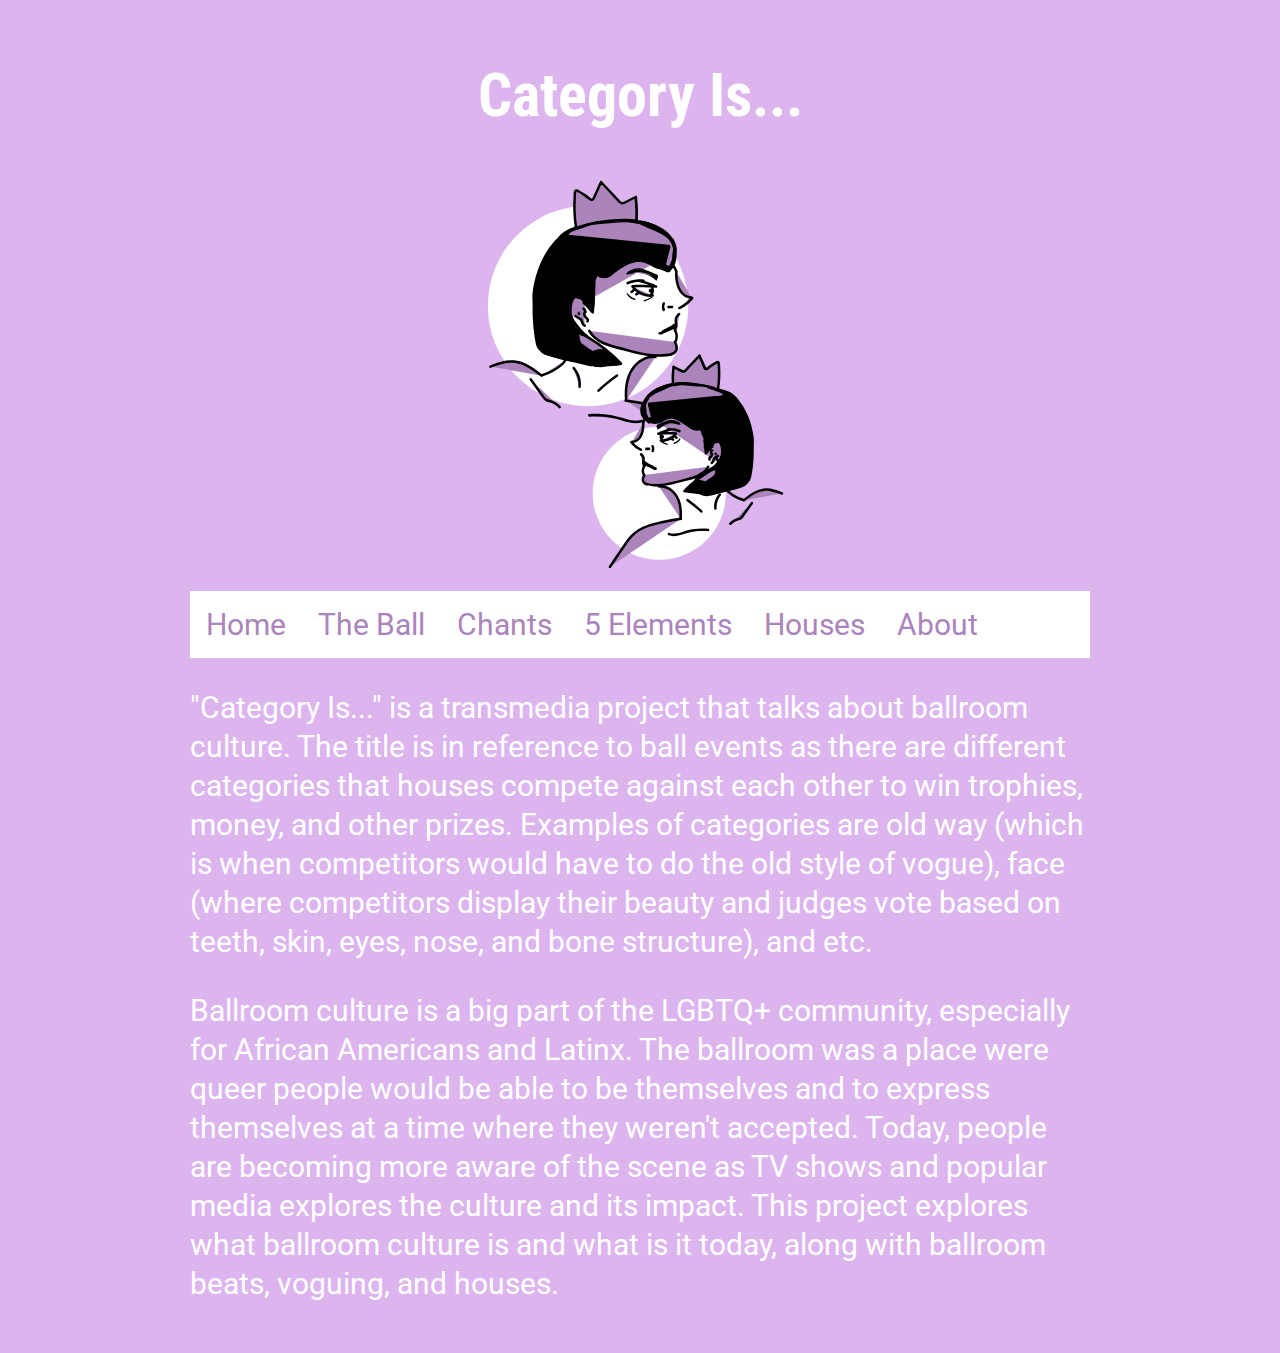
<file: index.html>
<!DOCTYPE html>
<html lang="en">

	<head>
		<meta charset="utf-8" />
		<meta name="viewport" content="width=device-width, initial-scale=1.0" />
		<title>Ballroom Culture</title>
	<link rel="stylesheet" href="stylesheets/styles.css" type="text/css" /> 
	
<link rel="preconnect" href="https://fonts.gstatic.com">
<link href="https://fonts.googleapis.com/css2?family=Roboto+Condensed&display=swap" rel="stylesheet">

<link rel="preconnect" href="https://fonts.gstatic.com">
<link href="https://fonts.googleapis.com/css2?family=Roboto:wght@500&display=swap" rel="stylesheet">

	</head>
	
<!-- yeehaw -->
	<body>
		<h1 class="main-hed">Category Is...</h1>
			<div class="page-content">
			<a> <img class="logo" src="logo.svg"> </a>
		
		<ul>
<li><a href="index.html">Home</a></li>
  <li><a href="doc.html">The Ball</a></li>
  <li><a href="playlist.html">Chants</a></li>
  <li><a href="zine.html">5 Elements</a></li>
      <li><a href="houses.html">Houses</a></li>
  <li><a href="about.html">About</a></li>
</ul>	
	
	<p> "Category Is..." is a transmedia project that talks about ballroom culture. The title is in reference to ball events as there are different categories that houses compete against each other to win trophies, money, and other prizes. Examples of categories are old way (which is when competitors would have to do the old style of vogue), face (where competitors display their beauty and judges vote based on teeth, skin, eyes, nose, and bone structure), and etc.
	</p>
    <p>
    Ballroom culture is a big part of the LGBTQ+ community, especially for African Americans and Latinx. The ballroom was a place were queer people would be able to be themselves and to express themselves at a time where they weren't accepted. Today, people are becoming more aware of the scene as TV shows and popular media explores the culture and its impact. This project explores what ballroom culture is and what is it today, along with ballroom beats, voguing, and houses. 
      </p>

    
    </div>
    
	</body>
	
</html>
</file>
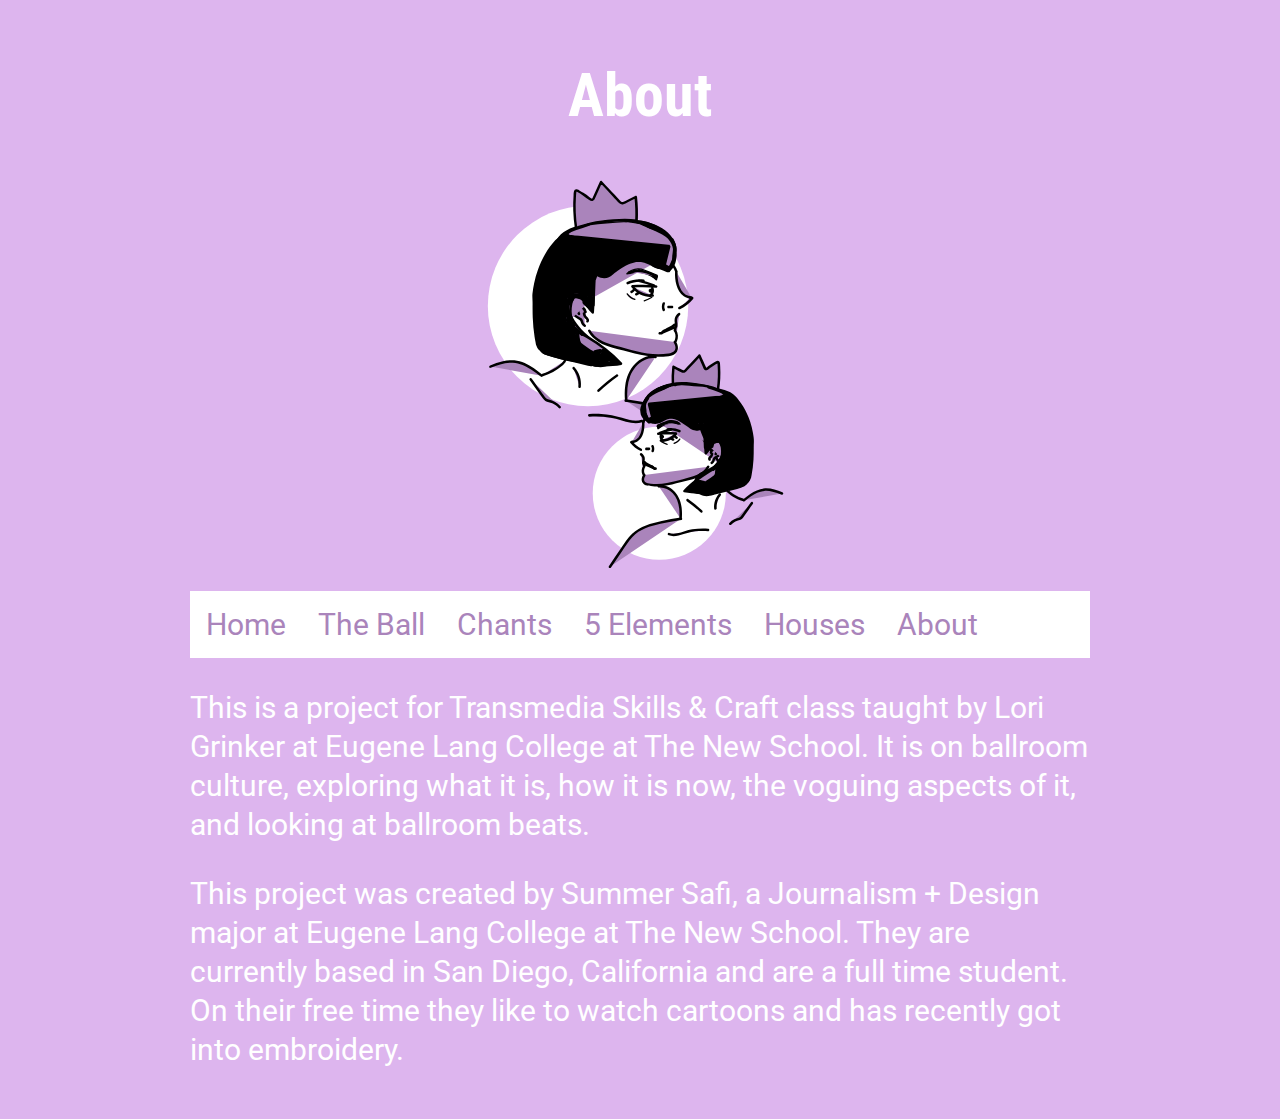
<file: about.html>
<!DOCTYPE html>
<html lang="en">

	<head>
		<meta charset="utf-8" />
		<meta name="viewport" content="width=device-width, initial-scale=1.0" />
		<title>Ballroom Culture</title>
	<link rel="stylesheet" href="stylesheets/styles.css" type="text/css" /> 
	
	<link rel="preconnect" href="https://fonts.gstatic.com">
<link href="https://fonts.googleapis.com/css2?family=Roboto+Condensed&display=swap" rel="stylesheet">

<link rel="preconnect" href="https://fonts.gstatic.com">
<link href="https://fonts.googleapis.com/css2?family=Roboto:wght@500&display=swap" rel="stylesheet">

	</head>
	
<!-- yeehaw -->
	<body>
		<h1 class="main-hed">About</h1>
			<div class="page-content">
						<a> <img class="logo" src="logo.svg"> </a>
		
					
		<ul>
<li><a href="index.html">Home</a></li>
  <li><a href="doc.html">The Ball</a></li>
  <li><a href="playlist.html">Chants</a></li>
  <li><a href="zine.html">5 Elements</a></li>
      <li><a href="houses.html">Houses</a></li>
  <li><a href="about.html">About</a></li>
</ul>	
	
    <p>
   This is a project for Transmedia Skills & Craft class taught by Lori Grinker at Eugene Lang College at The New School. It is on ballroom culture, exploring what it is, how it is now, the voguing aspects of it, and looking at ballroom beats. 
      </p>
      
      <p>
      This project was created by Summer Safi, a Journalism + Design major at Eugene Lang College at The New School. They are currently based in San Diego, California and are a full time student. On their free time they like to watch cartoons and has recently got into embroidery.
</p>
    
    </div>
    
	</body>
	
</html>
</file>
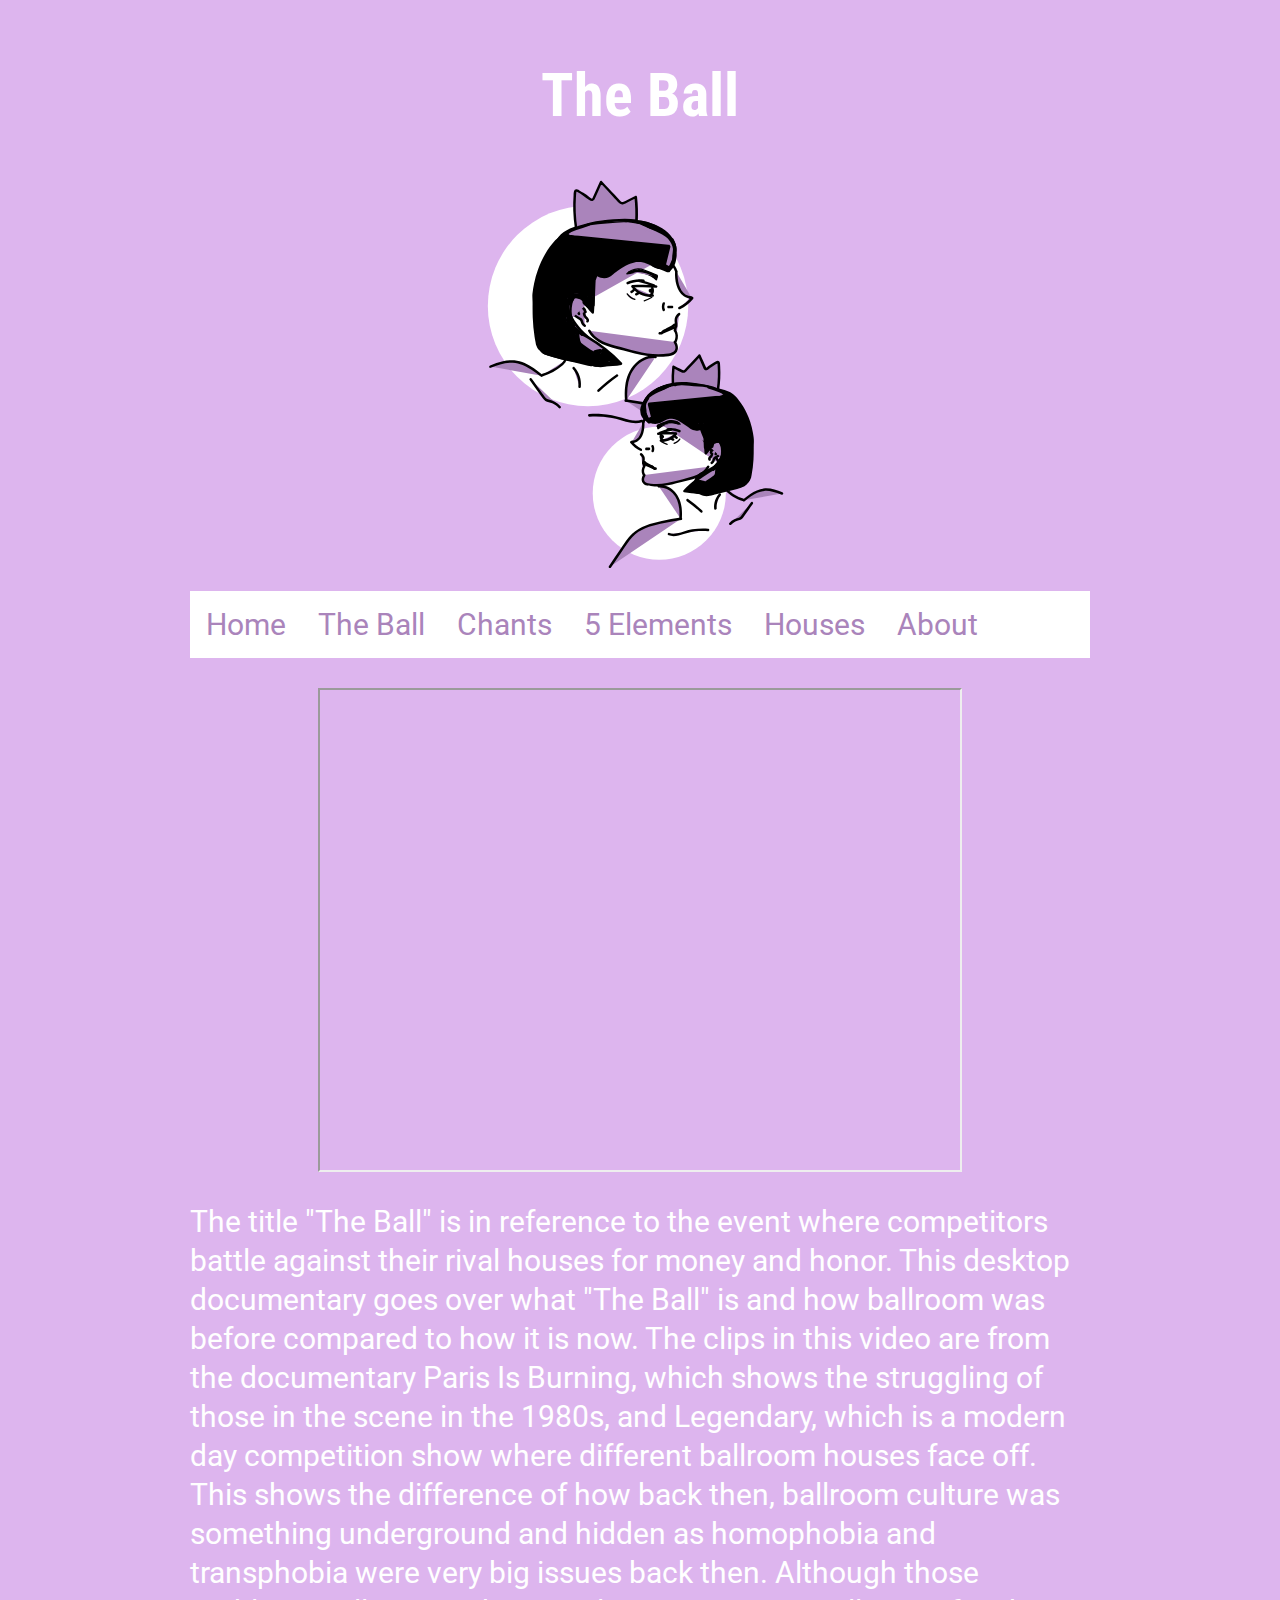
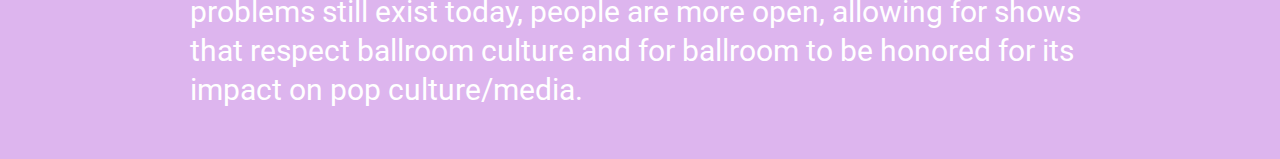
<file: doc.html>
<!DOCTYPE html>
<html lang="en">

	<head>
		<meta charset="utf-8" />
		<meta name="viewport" content="width=device-width, initial-scale=1.0" />
		<title>Ballroom Culture</title>
	<link rel="stylesheet" href="stylesheets/styles.css" type="text/css" /> 
	
	<link rel="preconnect" href="https://fonts.gstatic.com">
<link href="https://fonts.googleapis.com/css2?family=Roboto+Condensed&display=swap" rel="stylesheet">

<link rel="preconnect" href="https://fonts.gstatic.com">
<link href="https://fonts.googleapis.com/css2?family=Roboto:wght@500&display=swap" rel="stylesheet">

	</head>
	
<!-- yeehaw -->
	<body>
		<h1 class="main-hed">The Ball</h1>
			<div class="page-content">
						<a> <img class="logo" src="logo.svg"> </a>
						
		<ul>
<li><a href="index.html">Home</a></li>
  <li><a href="doc.html">The Ball</a></li>
  <li><a href="playlist.html">Chants</a></li>
  <li><a href="zine.html">5 Elements</a></li>
      <li><a href="houses.html">Houses</a></li>
  <li><a href="about.html">About</a></li>
</ul>	
	<p>
<iframe src="https://drive.google.com/file/d/1-aU5onAAxvCXko7xo8UZ5Uez4FEuDPlh/preview" width="640" height="480"></iframe>
</p>

    <p>
 	The title "The Ball" is in reference to the event where competitors battle against their rival houses for money and honor. This desktop documentary goes over what "The Ball" is and how ballroom was before compared to how it is now. The clips in this video are from the documentary Paris Is Burning, which shows the struggling of those in the scene in the 1980s, and Legendary, which is a modern day competition show where different ballroom houses face off. This shows the difference of how back then, ballroom culture was something underground and hidden as homophobia and transphobia were very big issues back then. Although those problems still exist today, people are more open, allowing for shows that respect ballroom culture and for ballroom to be honored for its impact on pop culture/media. 
      </p>

    
    </div>
    
	</body>
	
</html>
</file>
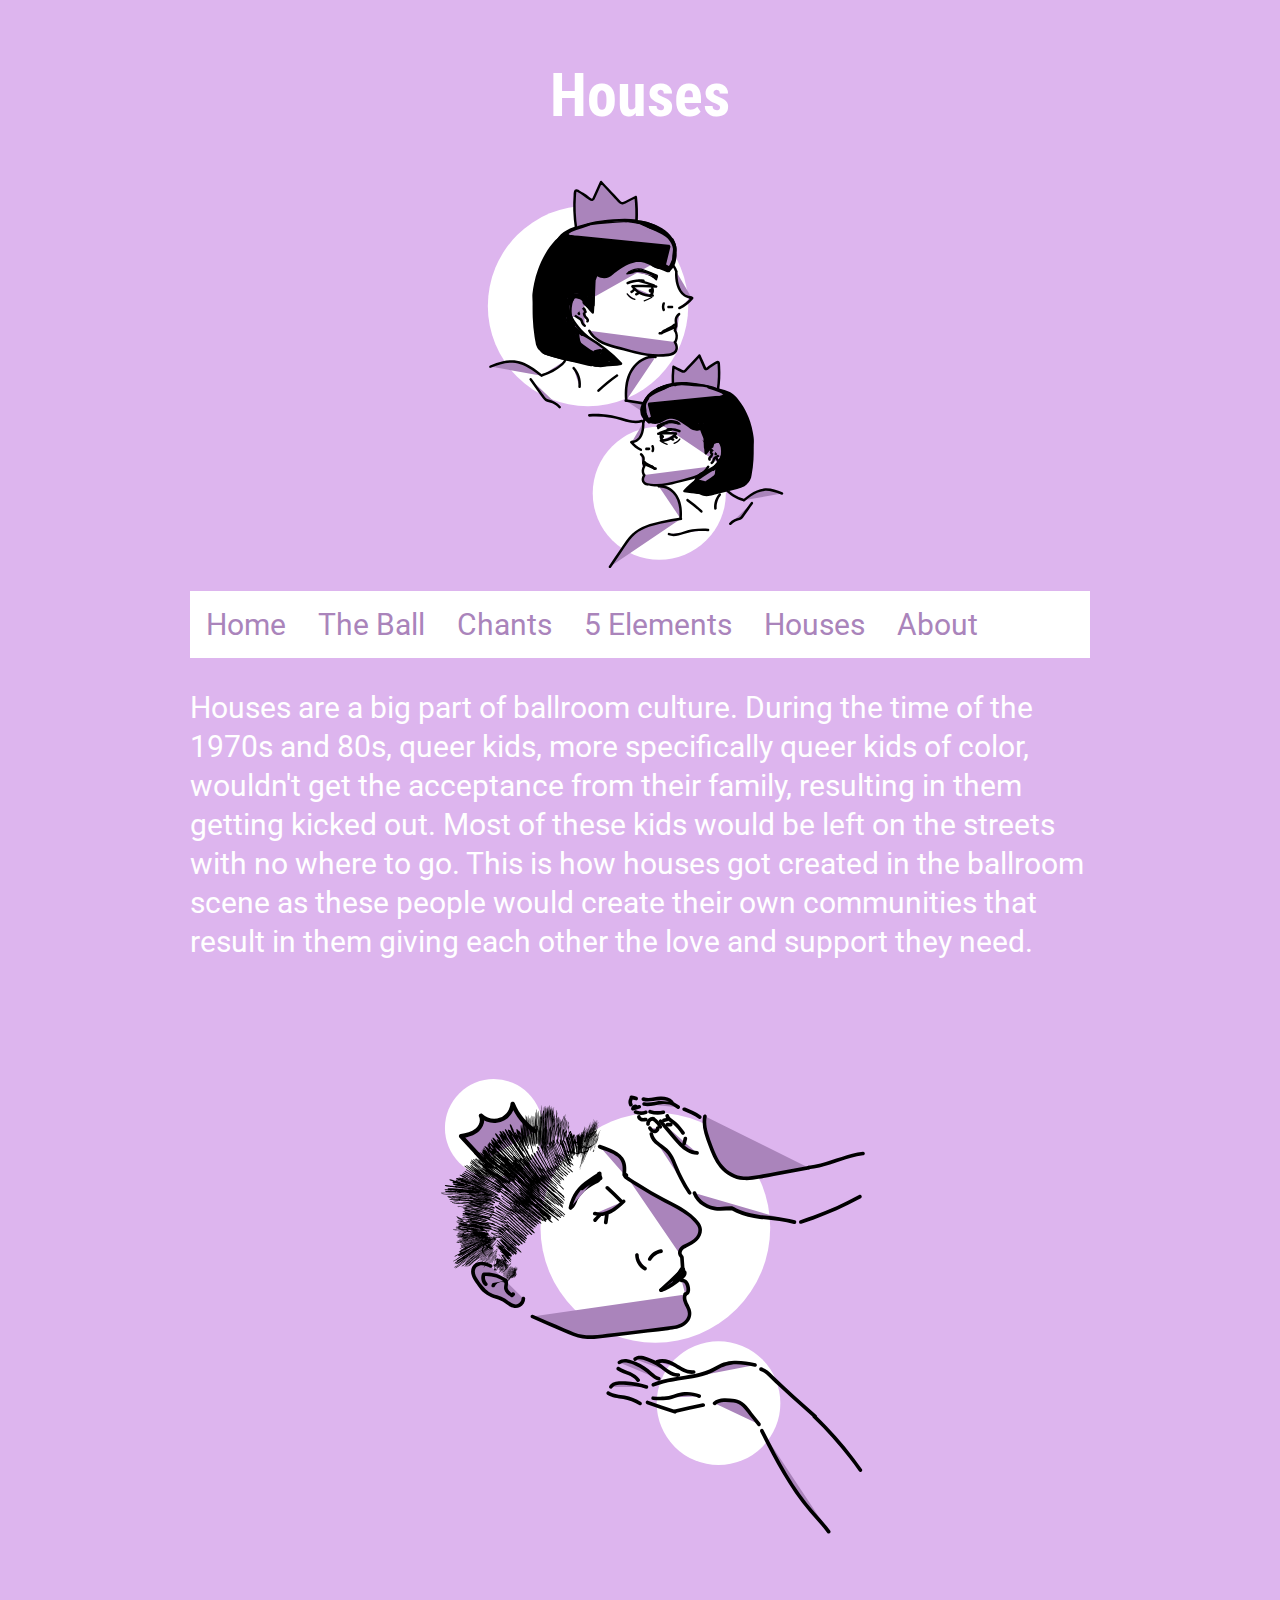
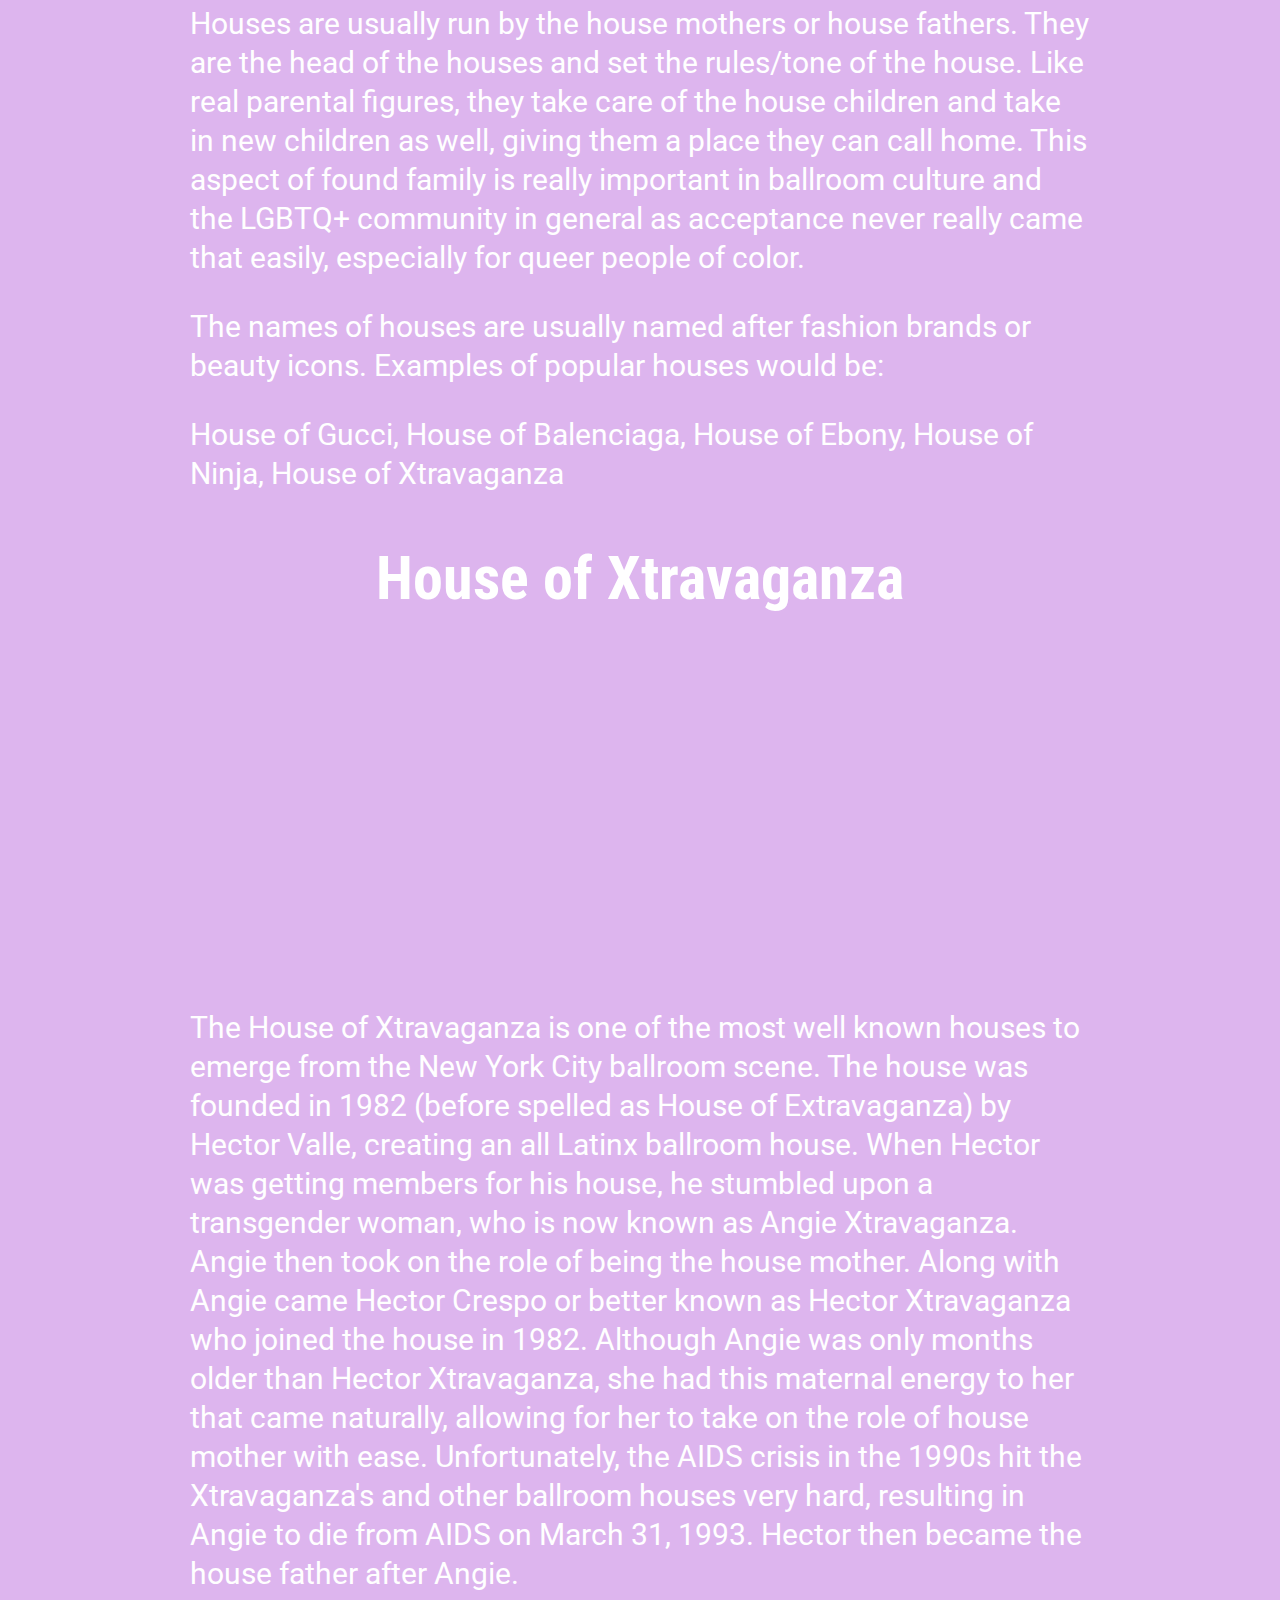
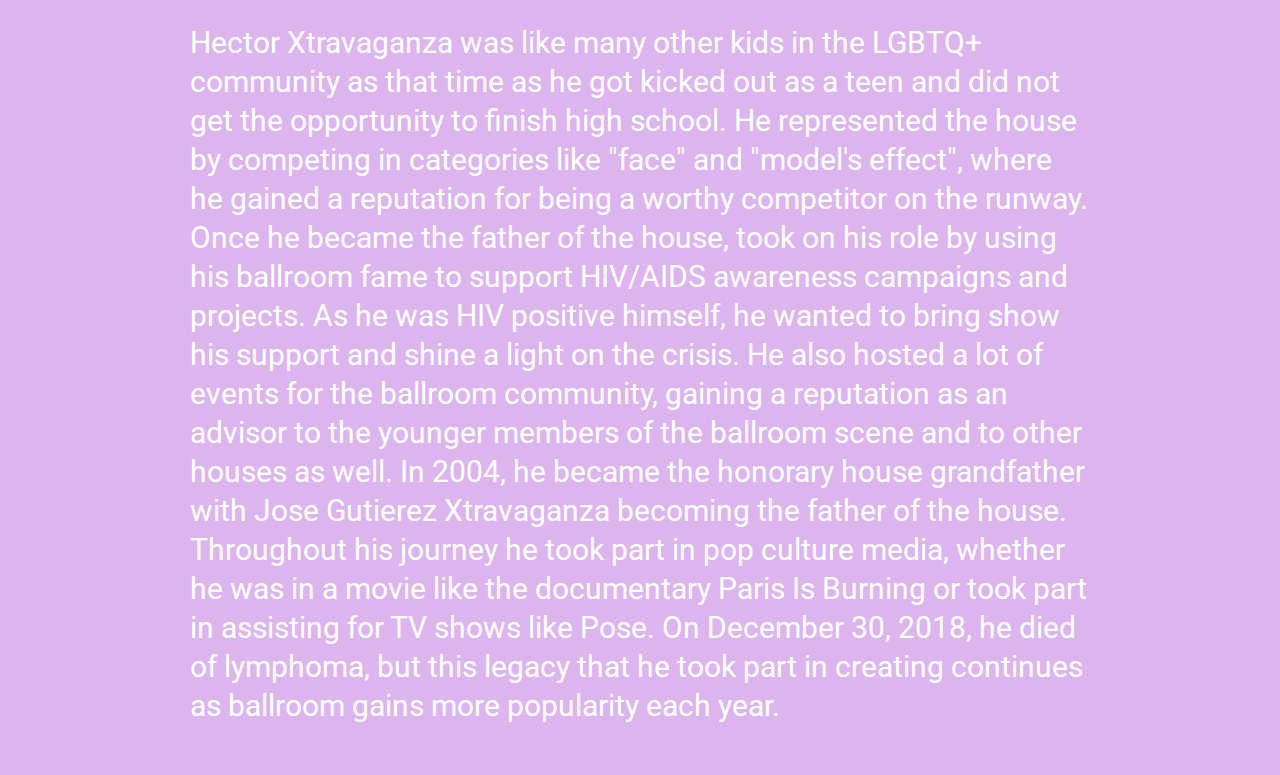
<file: houses.html>
<!DOCTYPE html>
<html lang="en">

	<head>
		<meta charset="utf-8" />
		<meta name="viewport" content="width=device-width, initial-scale=1.0" />
		<title>Ballroom Culture</title>
	<link rel="stylesheet" href="stylesheets/styles.css" type="text/css" /> 
	
	<link rel="preconnect" href="https://fonts.gstatic.com">
<link href="https://fonts.googleapis.com/css2?family=Roboto+Condensed&display=swap" rel="stylesheet">

<link rel="preconnect" href="https://fonts.gstatic.com">
<link href="https://fonts.googleapis.com/css2?family=Roboto:wght@500&display=swap" rel="stylesheet">

	</head>
	
<!-- yeehaw -->
	<body>
		<h1 class="main-hed">Houses</h1>
			<div class="page-content">
						<a> <img class="logo" src="logo.svg"> </a>
						
				
		<ul>
<li><a href="index.html">Home</a></li>
  <li><a href="doc.html">The Ball</a></li>
  <li><a href="playlist.html">Chants</a></li>
  <li><a href="zine.html">5 Elements</a></li>
    <li><a href="houses.html">Houses</a></li>
  <li><a href="about.html">About</a></li>
</ul>	
	
    <p>
   Houses are a big part of ballroom culture. During the time of the 1970s and 80s, queer kids, more specifically queer kids of color, wouldn't get the acceptance from their family, resulting in them getting kicked out. Most of these kids would be left on the streets with no where to go. This is how houses got created in the ballroom scene as these people would create their own communities that result in them giving each other the love and support they need.
      </p>
      
      <p>
      <img src="mother.svg">
      </p>
      
      <p>
      Houses are usually run by the house mothers or house fathers. They are the head of the houses and set the rules/tone of the house. Like real parental figures, they take care of the house children and take in new children as well, giving them a place they can call home. This aspect of found family is really important in ballroom culture and the LGBTQ+ community in general as acceptance never really came that easily, especially for queer people of color. 
      </p>
      
      <p>
      The names of houses are usually named after fashion brands or beauty icons. Examples of popular houses would be:
      </p>
     
     <p>
  House of Gucci,
  House of Balenciaga,
  House of Ebony,
  House of Ninja,
  House of Xtravaganza
</p>

    <h2>House of Xtravaganza</h2>
    
    <p>
    <iframe width="560" height="315" src="https://www.youtube.com/embed/8ej86oHMJ8o" title="YouTube video player" frameborder="0" allow="accelerometer; autoplay; clipboard-write; encrypted-media; gyroscope; picture-in-picture" allowfullscreen></iframe>
    </p>
    
    <p>
    The House of Xtravaganza is one of the most well known houses to emerge from the New York City ballroom scene. The house was founded in 1982 (before spelled as House of Extravaganza) by Hector Valle, creating an all Latinx ballroom house. When Hector was getting members for his house, he stumbled upon a transgender woman, who is now known as Angie Xtravaganza. Angie then took on the role of being the house mother. Along with Angie came Hector Crespo or better known as Hector Xtravaganza who joined the house in 1982. Although Angie was only months older than Hector Xtravaganza, she had this maternal energy to her that came naturally, allowing for her to take on the role of house mother with ease. Unfortunately, the AIDS crisis in the 1990s hit the Xtravaganza's and other ballroom houses very hard, resulting in Angie to die from AIDS on March 31, 1993. Hector then became the house father after Angie. 
    </p>
    
    <p>
    Hector Xtravaganza was like many other kids in the LGBTQ+ community as that time as he got kicked out as a teen and did not get the opportunity to finish high school. He represented the house by competing in categories like "face" and "model's effect", where he gained a reputation for being a worthy competitor on the runway. Once he became the father of the house, took on his role by using his ballroom fame to support HIV/AIDS awareness campaigns and projects. As he was HIV positive himself, he wanted to bring show his support and shine a light on the crisis. He also hosted a lot of events for the ballroom community, gaining a reputation as an advisor to the younger members of the ballroom scene and to other houses as well. In 2004, he became the honorary house grandfather with Jose Gutierez Xtravaganza becoming the father of the house. Throughout his journey he took part in pop culture media, whether he was in a movie like the documentary Paris Is Burning or took part in assisting for TV shows like Pose. On December 30, 2018, he died of lymphoma, but this legacy that he took part in creating continues as ballroom gains more popularity each year. 
    </p>
    
    </div>
    
	</body>
	
</html>
</file>
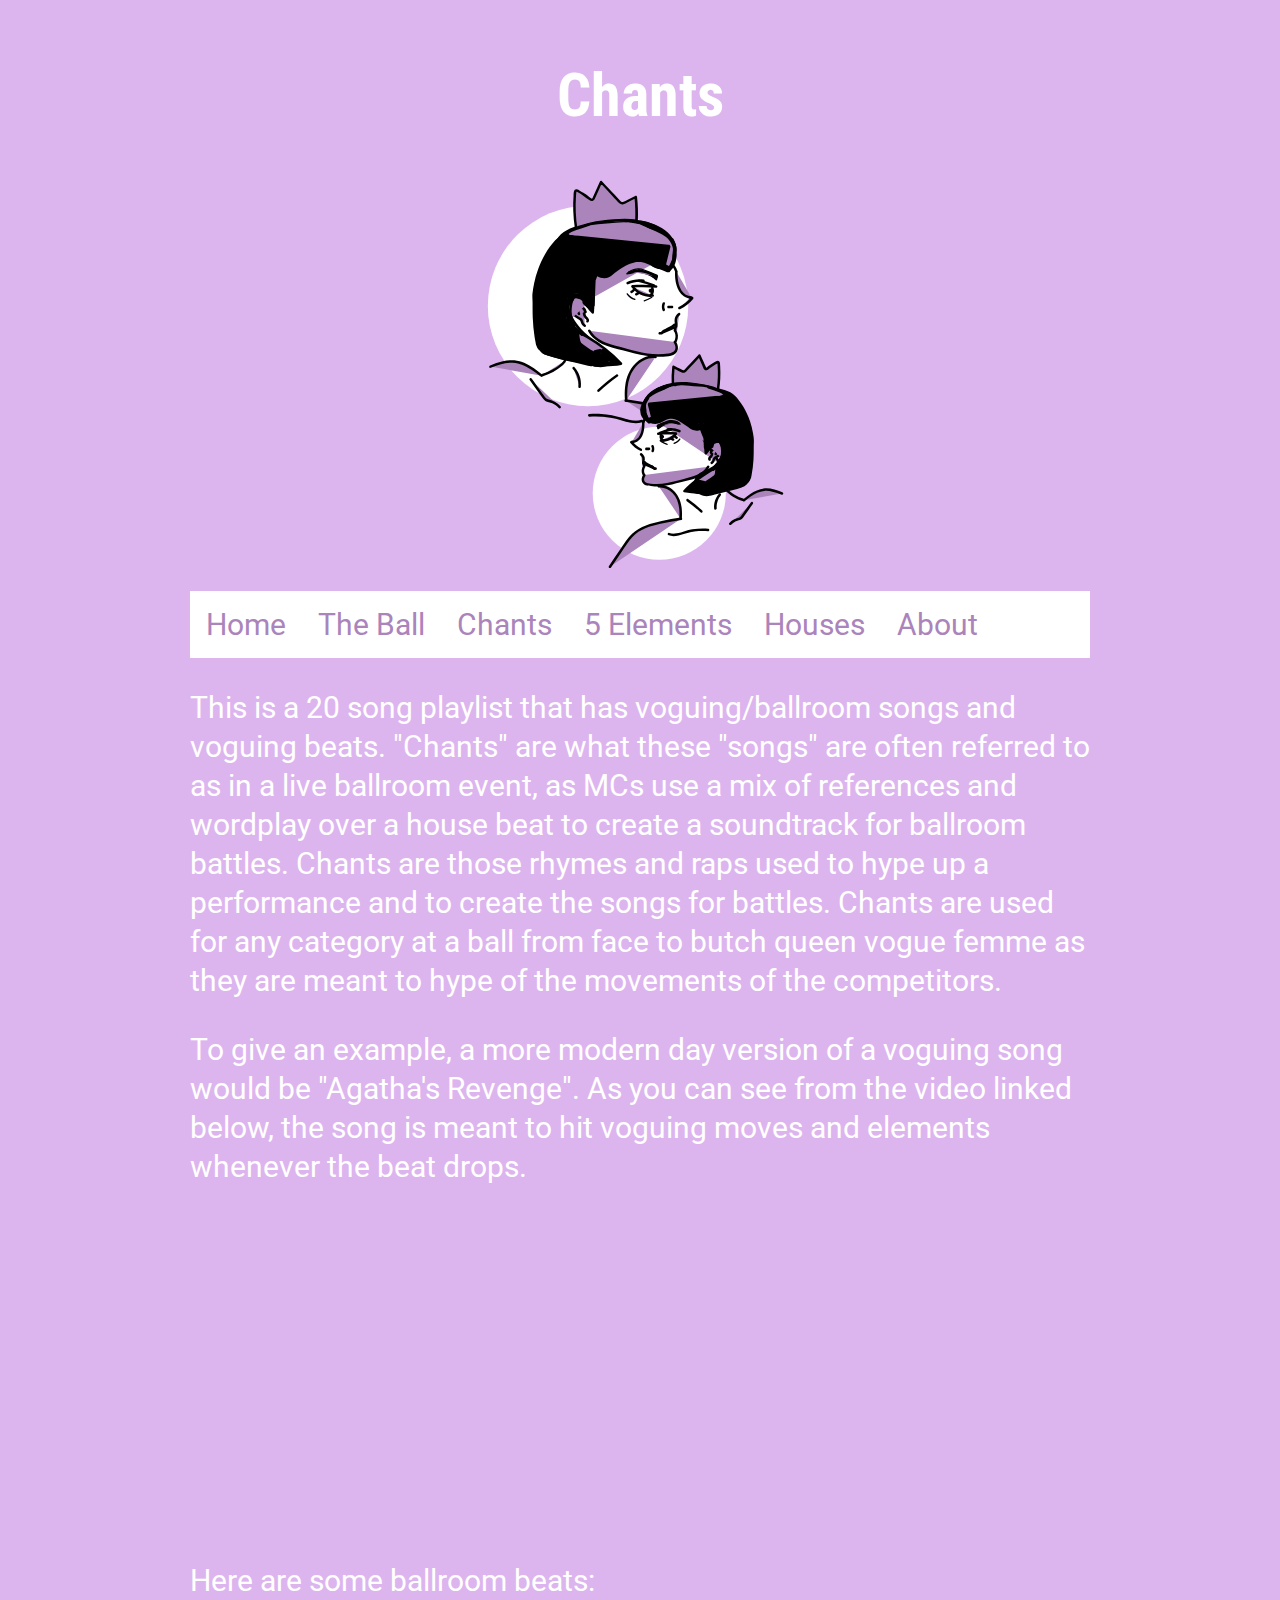
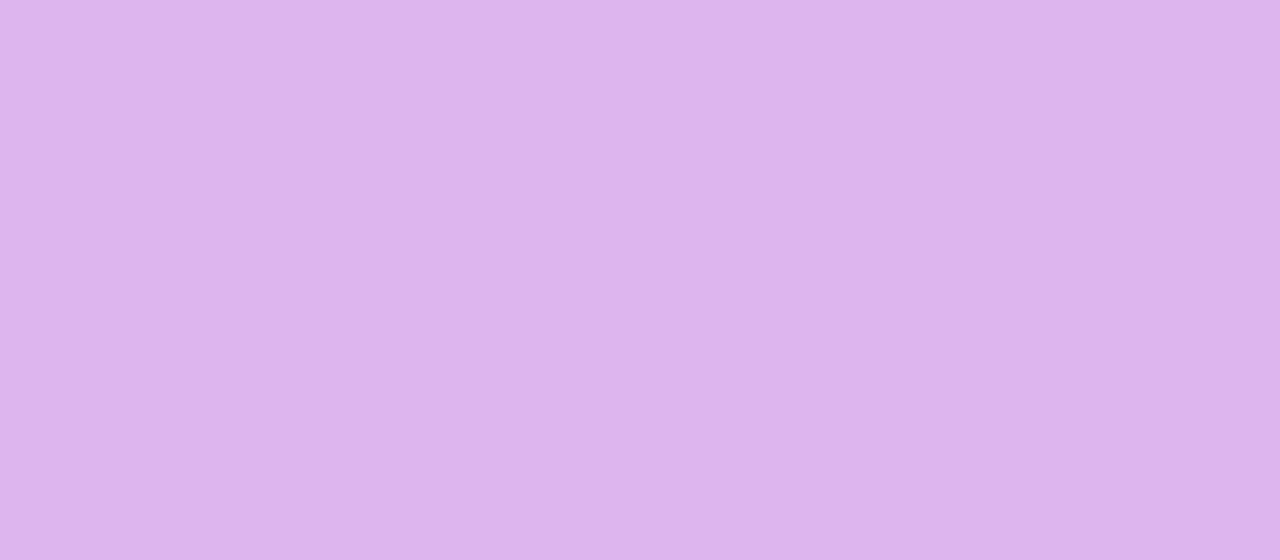
<file: playlist.html>
<!DOCTYPE html>
<html lang="en">

	<head>
		<meta charset="utf-8" />
		<meta name="viewport" content="width=device-width, initial-scale=1.0" />
		<title>Ballroom Culture</title>
	<link rel="stylesheet" href="stylesheets/styles.css" type="text/css" /> 
	
	<link rel="preconnect" href="https://fonts.gstatic.com">
<link href="https://fonts.googleapis.com/css2?family=Roboto+Condensed&display=swap" rel="stylesheet">

<link rel="preconnect" href="https://fonts.gstatic.com">
<link href="https://fonts.googleapis.com/css2?family=Roboto:wght@500&display=swap" rel="stylesheet">

	</head>
	
<!-- yeehaw -->
	<body>
		<h1 class="main-hed">Chants</h1>
			<div class="page-content">
					<a> <img class="logo" src="logo.svg"> </a>
					
		<ul>
<li><a href="index.html">Home</a></li>
  <li><a href="doc.html">The Ball</a></li>
  <li><a href="playlist.html">Chants</a></li>
  <li><a href="zine.html">5 Elements</a></li>
      <li><a href="houses.html">Houses</a></li>
  <li><a href="about.html">About</a></li>
</ul>	
	
    <p> This is a 20 song playlist that has voguing/ballroom songs and voguing beats. "Chants" are what these "songs" are often referred to as in a live ballroom event, as MCs use a mix of references and wordplay over a house beat to create a soundtrack for ballroom battles. Chants are those rhymes and raps used to hype up a performance and to create the songs for battles. Chants are used for any category at a ball from face to butch queen vogue femme as they are meant to hype of the movements of the competitors.
    </p>
    
    <p>
    To give an example, a more modern day version of a voguing song would be "Agatha's Revenge". As you can see from the video linked below, the song is meant to hit voguing moves and elements whenever the beat drops.
    </p>
    
    <p>
    <iframe width="560" height="315" src="https://www.youtube.com/embed/V3ag4AV-vDY" title="YouTube video player" frameborder="0" allow="accelerometer; autoplay; clipboard-write; encrypted-media; gyroscope; picture-in-picture" allowfullscreen></iframe>
    </p>
    
    <p>
    Here are some ballroom beats:
    </p>
    
    <p>
    <iframe src="https://open.spotify.com/embed/playlist/53jpp0Pu1NQH7fovzPbiqb" width="400" height="480" frameborder="0" allowtransparency="true" allow="encrypted-media"></iframe>
    </p>
    
    </div>
    
	</body>
	
</html>
</file>
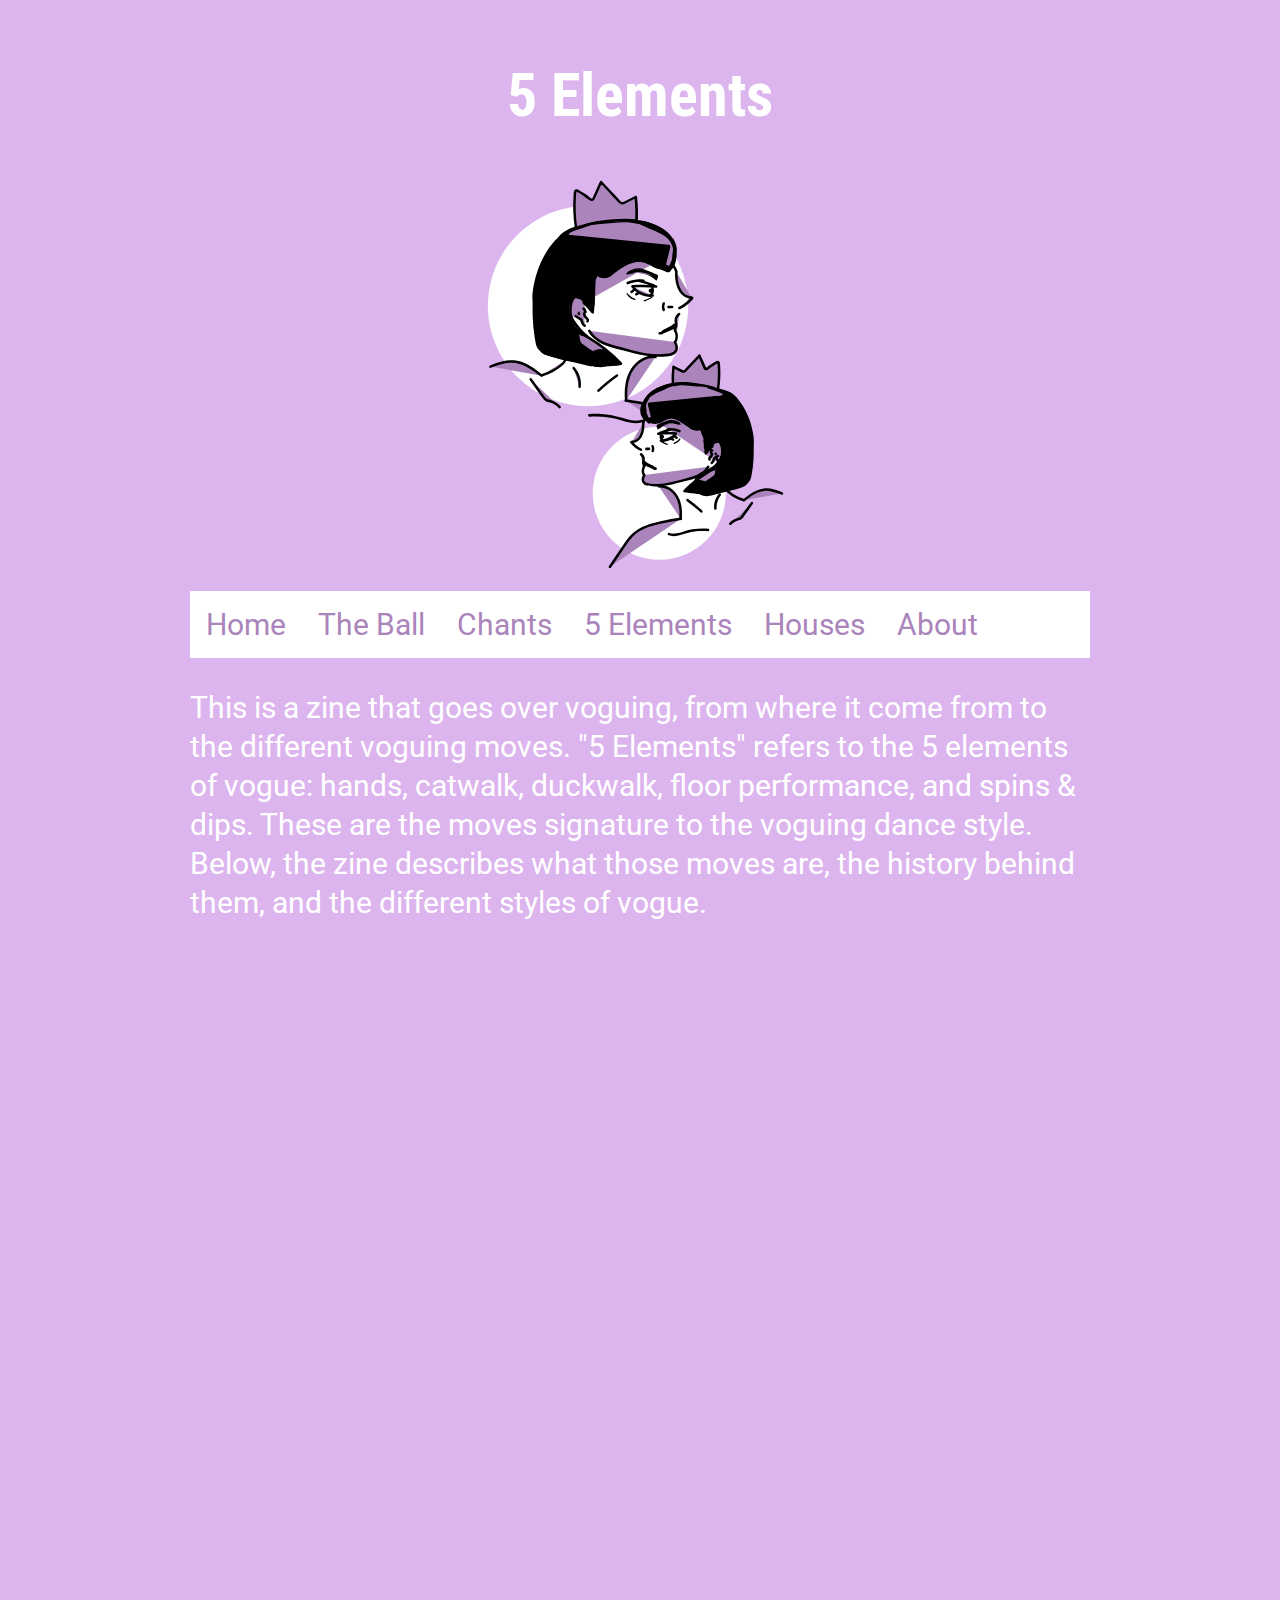
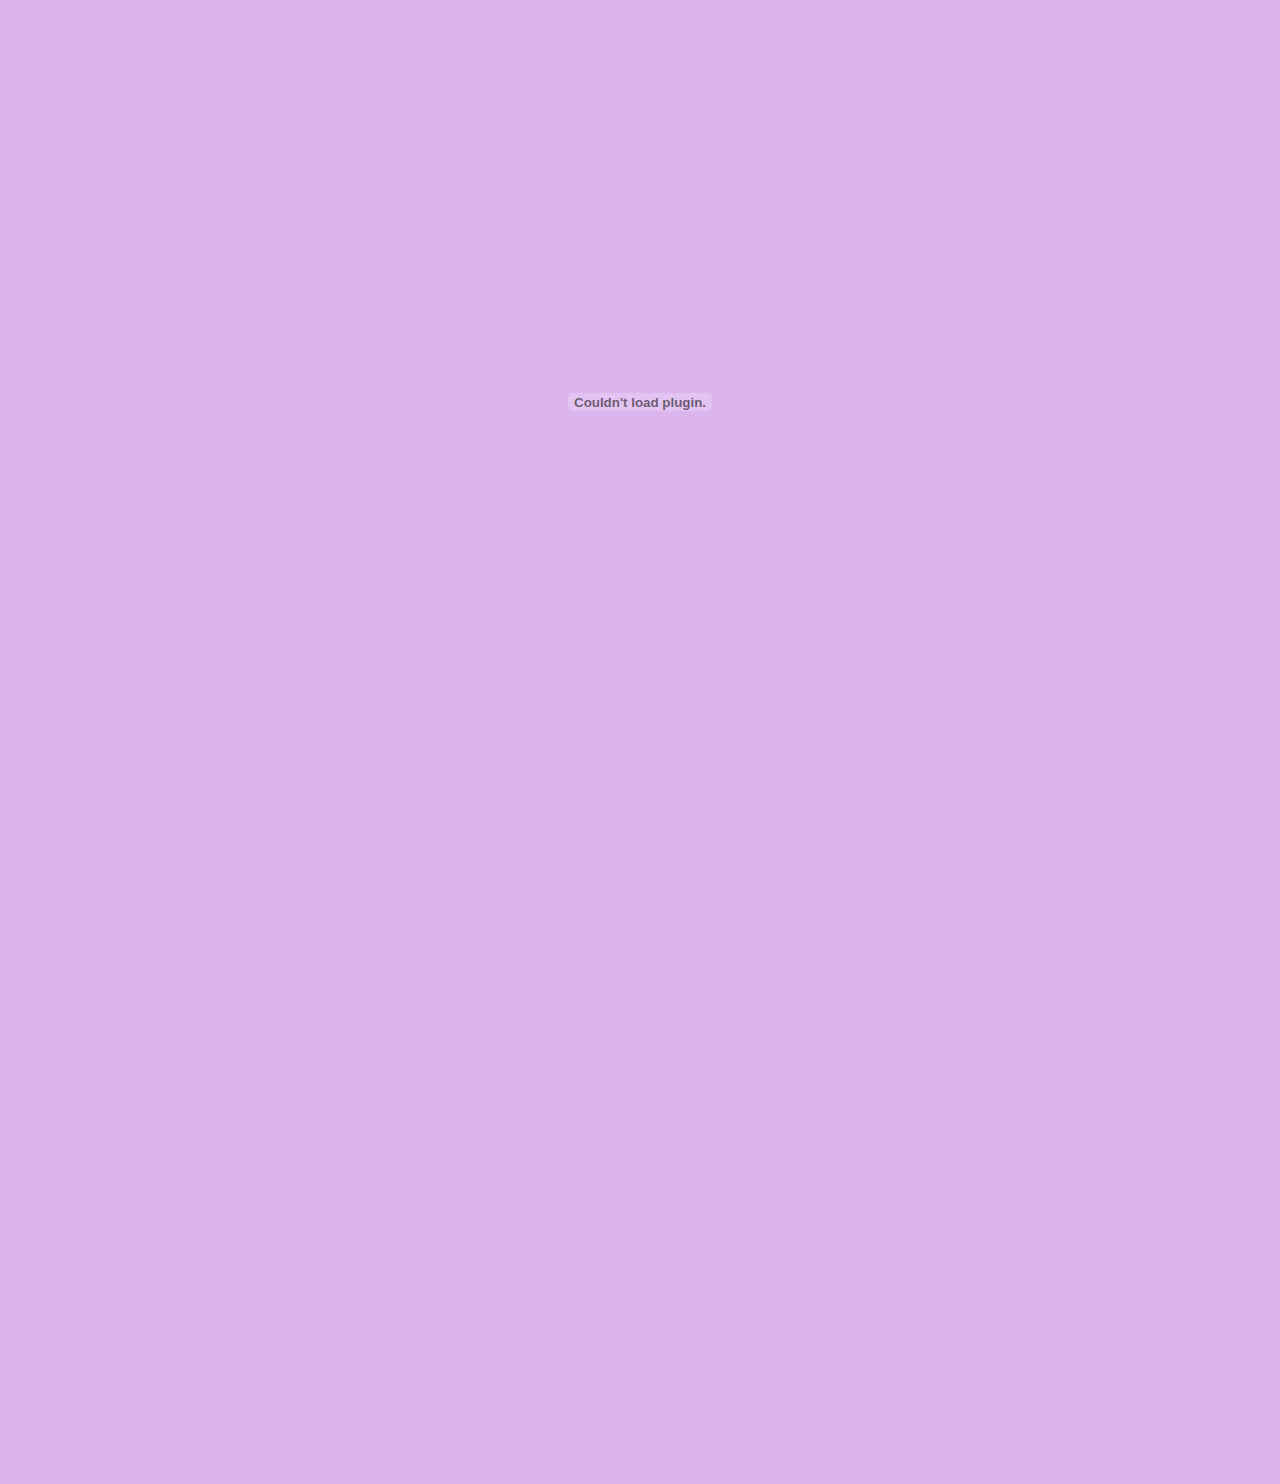
<file: zine.html>
<!DOCTYPE html>
<html lang="en">

	<head>
		<meta charset="utf-8" />
		<meta name="viewport" content="width=device-width, initial-scale=1.0" />
		<title>Ballroom Culture</title>
	<link rel="stylesheet" href="stylesheets/styles.css" type="text/css" /> 
	
<link rel="preconnect" href="https://fonts.gstatic.com">
<link href="https://fonts.googleapis.com/css2?family=Roboto+Condensed&display=swap" rel="stylesheet">

<link rel="preconnect" href="https://fonts.gstatic.com">
<link href="https://fonts.googleapis.com/css2?family=Roboto:wght@500&display=swap" rel="stylesheet">

	</head>
	
<!-- yeehaw -->
	<body>
		<h1 class="main-hed">5 Elements</h1>
			<div class="page-content">
					<a> <img class="logo" src="logo.svg"> </a>
					
				<ul>
<li><a href="index.html">Home</a></li>
  <li><a href="doc.html">The Ball</a></li>
  <li><a href="playlist.html">Chants</a></li>
  <li><a href="zine.html">5 Elements</a></li>
      <li><a href="houses.html">Houses</a></li>
  <li><a href="about.html">About</a></li>
</ul>	
	
    <p>
    This is a zine that goes over voguing, from where it come from to the different voguing moves. "5 Elements" refers to the 5 elements of vogue: hands, catwalk, duckwalk, floor performance, and spins & dips. These are the moves signature to the voguing dance style. Below, the zine describes what those moves are, the history behind them, and the different styles of vogue. 
      </p>
<embed src="voguingzine.pdf" width="800px" height="2100px" />
    
    </div>
    
	</body>
	
</html>
</file>
<file: stylesheets/styles.css>
body {
	background-color: #ddb5ee;
	margin: 1em auto;
	font-size: 10px;
	padding: 1em;
	text-align: center;
	font-family: 'Roboto', sans-serif;
}

h1 {
	color: #ffffff;
	font-size: 6em;
	font-family: 'Roboto Condensed', sans-serif;
}

p, ul {
	font-family: 'Roboto', sans-serif;
	color:  #ffffff;
	max-width: 30em;
	width: 100%;
	text-align: left;
	margin: 1em auto 1em auto;
	font-size: 3em;
	line-height: 1.3;
}

img.logo {
	width: 100%;
	height: auto;
	max-width: 400px;
	max-height: 400px;
	margin: 2em auto;
}

img {
display: block;
  margin-left: auto;
  margin-right: auto;
  width: 50%;
}

ul {
  list-style-type: none;
  margin: 0 auto;
  padding: 0;
  overflow: hidden;
  background-color: #ffffff;
  position: -webkit-sticky; 
  position: sticky;
  top: 0;
}

li {
  float: left;
}

li a {
  display: block;
  text-align: center;
  padding: 14px 16px;
  text-decoration: none;
}

a {
color: #aa84bb;
text-decoration: none;
}

a:hover {
background-color: #ffffff;
color: #000000;
cursor: pointer;
}

iframe {
 display: block;
margin: auto;
}

.page-content {
	max-width: 90em;
	width: 100%;
	margin: 1em auto 1em auto;
}

h2{
	color: #ffffff;
	font-size: 6em;
	font-family: 'Roboto Condensed', sans-serif;
}
</file>
